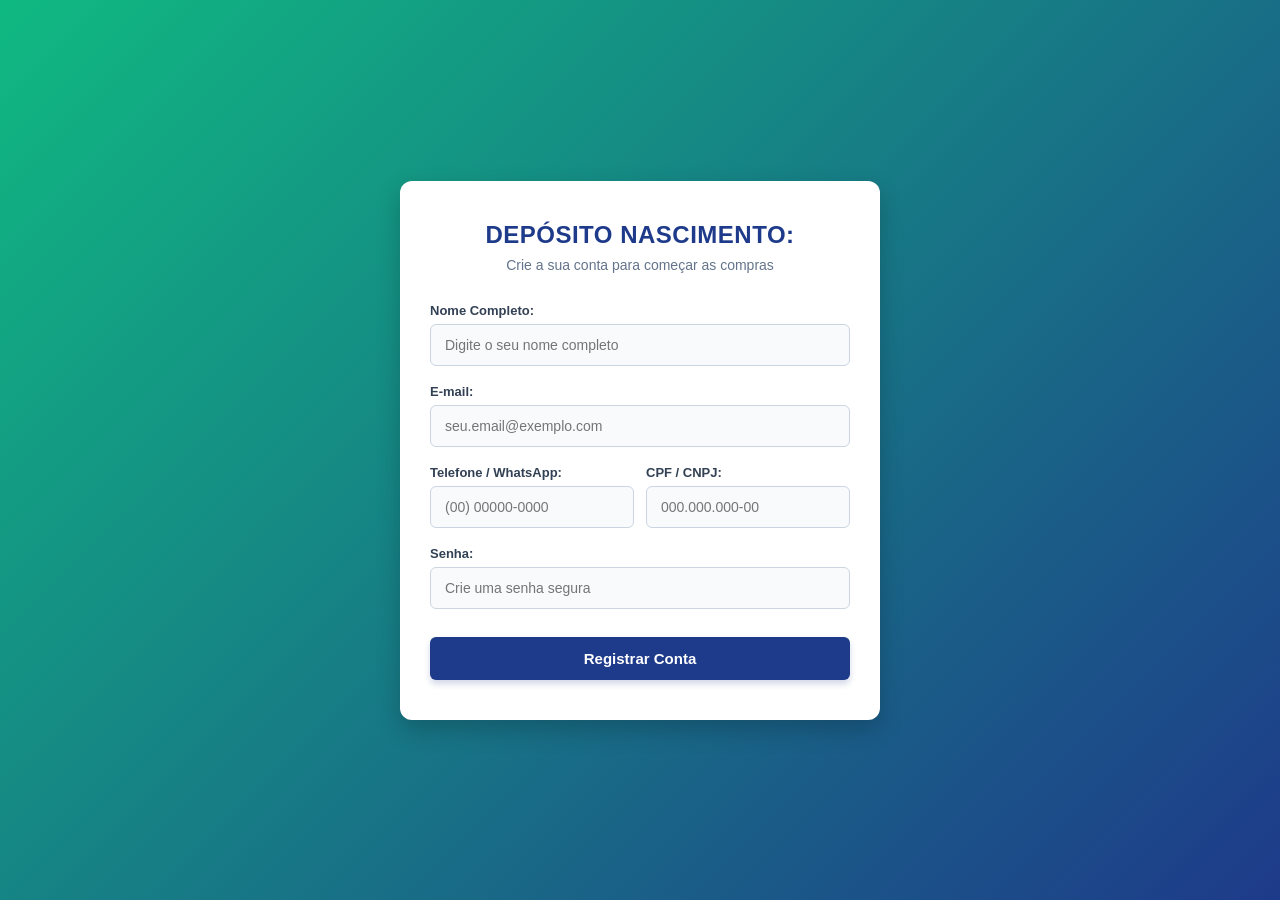
<file: login/cadastroclientes.html>
<!DOCTYPE html>
<html lang="pt-BR">
<head>
    <meta charset="UTF-8">
    <meta name="viewport" content="width=device-width, initial-scale=1.0">
    <title>DEPÓSITO NASCIMENTO - Criar Conta</title>
    <!-- Ligação com o CSS separado -->
    <link rel="stylesheet" href="cadastro.css">
</head>
<body>

    <div class="cadastro-container">
        <div class="cadastro-card">
            <!-- Cabeçalho / Título Principal -->
            <div class="header-box">
                <h2>DEPÓSITO NASCIMENTO:</h2>
                <p>Crie a sua conta para começar as compras</p>
            </div>

            <!-- Formulário de Registo -->
            <form action="#" method="POST" class="form-group">
                
                <div class="form-content">
                    <label for="nome">Nome Completo:</label>
                    <input type="text" id="nome" name="nome" placeholder="Digite o seu nome completo" required>
                </div>

                <div class="form-content">
                    <label for="email">E-mail:</label>
                    <input type="email" id="email" name="email" placeholder="seu.email@exemplo.com" required>
                </div>

                <div class="form-row">
                    <div class="form-content">
                        <label for="telefone">Telefone / WhatsApp:</label>
                        <input type="tel" id="telefone" name="telefone" placeholder="(00) 00000-0000" required>
                    </div>

                    <div class="form-content">
                        <label for="cpf">CPF / CNPJ:</label>
                        <input type="text" id="cpf" name="cpf" placeholder="000.000.000-00" required>
                    </div>
                </div>

                <div class="form-content">
                    <label for="senha">Senha:</label>
                    <input type="password" id="senha" name="senha" placeholder="Crie uma senha segura" required>
                </div>

                <!-- Botão de Ação -->
                <div class="btn-container">
                    <button type="submit" class="btn-cadastrar">Registrar Conta</button>
                </div>
            </form>
        </div>
    </div>

</body>
</html>
</file>
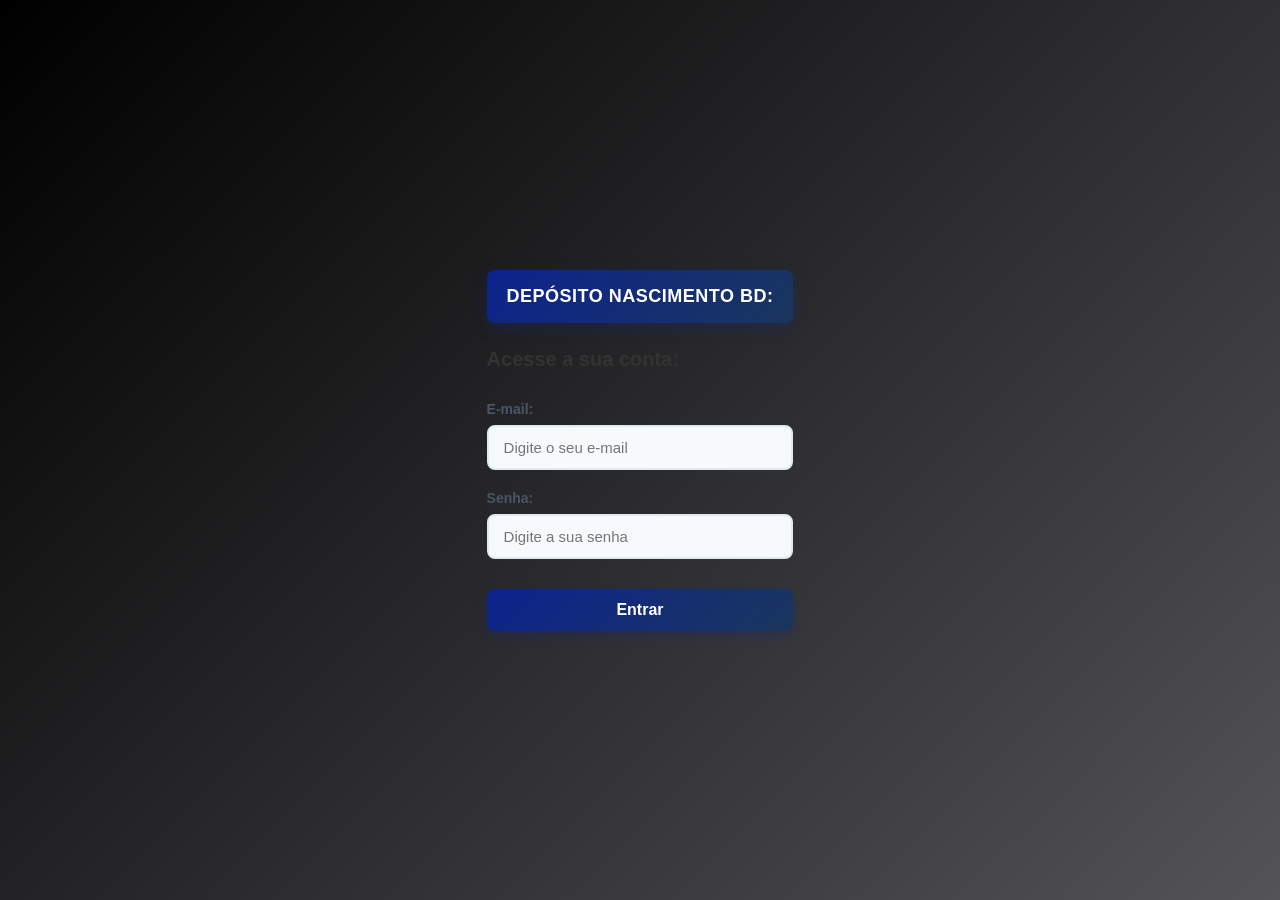
<file: login/login.html>
<!DOCTYPE html>
<html lang="pt-BR">
<head>
    <meta charset="UTF-8">
    <meta name="viewport" content="width=device-width, initial-scale=1.0">
    <title>DEPÓSITO NASCIMENTO BD - Login de Cliente</title>
    <link rel="stylesheet" href="admin.css">
</head>
<body>

    <div class="login-card">
        <!-- Cabeçalho / Título -->
        <div class="header-box">
            DEPÓSITO NASCIMENTO BD:
        </div>

        <h2>Acesse a sua conta:</h2>

        <!-- Formulário -->
        <form action="#" method="POST" class="form-group">
            <div class="form-content">
                <label for="email">E-mail:</label>
                <input type="email" id="email" name="email" placeholder="Digite o seu e-mail" required>
            </div>

            <div class="form-content">
                <label for="senha">Senha:</label>
                <input type="password" id="senha" name="senha" placeholder="Digite a sua senha" required>
            </div>

            <div class="btn-container">
                <button type="submit">Entrar</button>
            </div>
        </form>
    </div>

    <!-- Link para voltar ao site principal -->
    <div class="back-home">
        <a href="site.html"></a>
    </div>

</body>
</html>
</file>
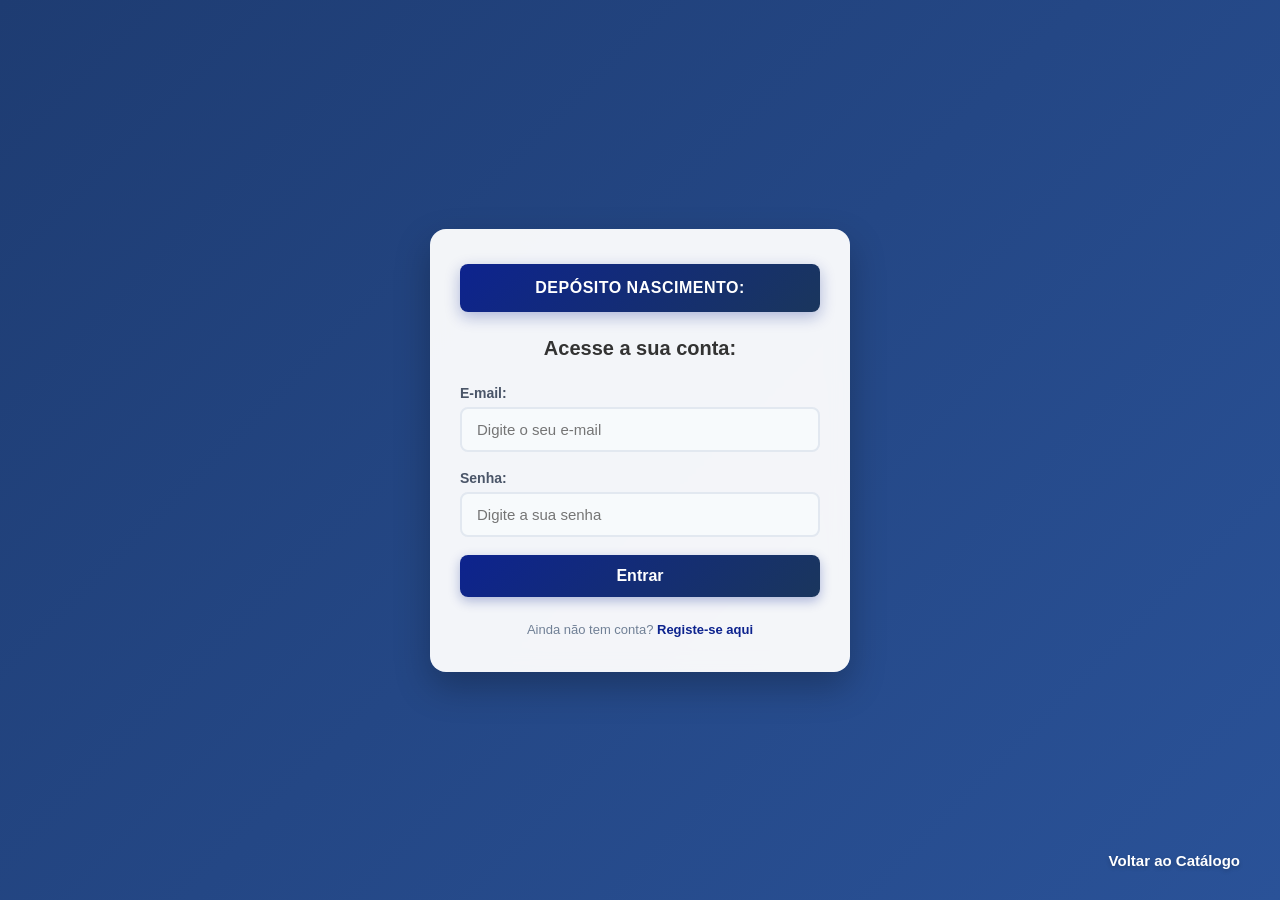
<file: login/loginusuário.html>
<!DOCTYPE html>
<html lang="pt-BR">
<head>
    <meta charset="UTF-8">
    <meta name="viewport" content="width=device-width, initial-scale=1.0">
    <title>DEPÓSITO NASCIMENTO BD - Login de Cliente</title>
    <!-- Ligação com o CSS separado -->
    <link rel="stylesheet" href="conta.css">
</head>
<body>

    <div class="login-card">
        <!-- Cabeçalho / Logótipo -->
        <div class="header-box">
            DEPÓSITO NASCIMENTO:
        </div>

        <h2>Acesse a sua conta:</h2>

        <!-- Formulário de Login -->
        <form action="#" method="POST" class="form-group">
            <div class="form-content">
                <label for="email">E-mail:</label>
                <input type="email" id="email" name="email" placeholder="Digite o seu e-mail" required>
            </div>

            <div class="form-content">
                <label for="senha">Senha:</label>
                <input type="password" id="senha" name="senha" placeholder="Digite a sua senha" required>
            </div>

            <div class="btn-container">
                <button type="submit">Entrar</button>
            </div>
            
            <div class="register-link">
                <p>Ainda não tem conta? <a href="cadastroclientes.html">Registe-se aqui</a></p>
            </div>
        </form>
    </div>

    <!-- Link para voltar ao site principal -->
    <div class="back-home">
        <a href="../site.html">Voltar ao Catálogo</a>
    </div>

</body>
</html>
</file>
<file: login/cadastro.css>
/* Configuração Global e Fundo Degradê Elegante */
* {
    margin: 0;
    padding: 0;
    box-sizing: border-box;
    font-family: 'Segoe UI', Tahoma, Geneva, Verdana, sans-serif;
}

body {
    background: linear-gradient(135deg, #10b981 0%, #1e3a8a 100%);
    min-height: 100vh;
    display: flex;
    justify-content: center;
    align-items: center;
    padding: 20px;
}

/* Contentor do Card */
.cadastro-container {
    width: 100%;
    max-width: 480px;
}

.cadastro-card {
    background: #ffffff;
    padding: 40px 30px;
    border-radius: 12px;
    box-shadow: 0 10px 25px rgba(0, 0, 0, 0.2);
}

/* Cabeçalho do Card */
.header-box {
    text-align: center;
    margin-bottom: 30px;
}

.header-box h2 {
    color: #1e3a8a;
    font-size: 24px;
    font-weight: 700;
    margin-bottom: 8px;
    letter-spacing: 0.5px;
}

.header-box p {
    color: #64748b;
    font-size: 14px;
}

/* Estrutura do Formulário */
.form-group {
    display: flex;
    flex-direction: column;
    gap: 18px;
}

.form-content {
    display: flex;
    flex-direction: column;
    gap: 6px;
}

.form-row {
    display: flex;
    gap: 12px;
}

.form-row .form-content {
    flex: 1;
}

label {
    font-size: 13px;
    font-weight: 600;
    color: #334155;
}

input {
    width: 100%;
    padding: 12px 14px;
    border: 1px solid #cbd5e1;
    border-radius: 6px;
    font-size: 14px;
    color: #1e293b;
    transition: all 0.3s ease;
    background-color: #f8fafc;
}

input:focus {
    outline: none;
    border-color: #1e3a8a;
    background-color: #ffffff;
    box-shadow: 0 0 0 3px rgba(30, 58, 138, 0.15);
}

/* Botão de Envio */
.btn-container {
    margin-top: 10px;
}

.btn-cadastrar {
    width: 100%;
    background-color: #1e3a8a;
    color: #ffffff;
    padding: 13px;
    border: none;
    border-radius: 6px;
    font-size: 15px;
    font-weight: 600;
    cursor: pointer;
    transition: background-color 0.3s ease, transform 0.1s ease;
    box-shadow: 0 4px 6px rgba(30, 58, 138, 0.2);
}

.btn-cadastrar:hover {
    background-color: #1d4ed8;
}

.btn-cadastrar:active {
    transform: scale(0.98);
}

/* Rodapé com link para voltar ao login */
.login-link {
    text-align: center;
    margin-top: 20px;
}

.login-link p {
    font-size: 13px;
    color: #64748b;
}

.login-link a {
    color: #1e3a8a;
    text-decoration: none;
    font-weight: 600;
    transition: color 0.2s ease;
}

.login-link a:hover {
    text-decoration: underline;
    color: #1d4ed8;
}
</file>
<file: login/admin.css>
* {
    margin: 0;
    padding: 0;
    box-sizing: border-box;
    font-family: 'Segoe UI', Tahoma, Geneva, Verdana, sans-serif;
}

body {
    background: linear-gradient(135deg, #000000 0%, #535358 100%); /* Gradiente azul moderno */
    display: flex;
    flex-direction: column;
    justify-content: center;
    align-items: center;
    height: 100vh;
    position: relative;
    overflow: hidden;
}

/* Cartão central translúcido com efeito vidro (Glassmorphism) */
.container {
    background: rgba(255, 255, 255, 0.95);
    backdrop-filter: blur(10px);
    display: flex;
    flex-direction: column;
    align-items: center;
    width: 100%;
    max-width: 440px;
    padding: 40px 30px;
    border-radius: 16px;
    box-shadow: 0 15px 35px rgba(0, 0, 0, 0.25);
}

.header-box {
    background: linear-gradient(135deg, #0d238e 0%, #1a365d 100%);
    color: white;
    text-align: center;
    padding: 16px 20px;
    font-size: 18px;
    font-weight: 700;
    letter-spacing: 0.5px;
    border-radius: 8px;
    width: 100%;
    margin-bottom: 25px;
    box-shadow: 0 5px 15px rgba(13, 35, 142, 0.3);
}

h2 {
    font-size: 20px;
    font-weight: 600;
    color: #333;
    margin-bottom: 30px;
}

.form-group {
    width: 100%;
    display: flex;
    flex-direction: column;
    align-items: center;
}

.form-content {
    width: 100%;
    text-align: left;
    margin-bottom: 20px;
}

label {
    display: block;
    font-size: 14px;
    font-weight: 600;
    color: #4a5568;
    margin-bottom: 8px;
}

input[type="email"],
input[type="password"] {
    width: 100%;
    padding: 12px 15px;
    background-color: #f7fafc;
    border: 2px solid #e2e8f0;
    border-radius: 8px;
    font-size: 15px;
    color: #2d3748;
    transition: all 0.3s ease;
    outline: none;
}

/* Efeito elegante quando clica no input */
input[type="email"]:focus,
input[type="password"]:focus {
    border-color: #0d238e;
    background-color: #fff;
    box-shadow: 0 0 0 4px rgba(13, 35, 142, 0.1);
}

.btn-container {
    width: 100%;
    display: flex;
    justify-content: center;
    margin-top: 10px;
}

button {
    background: linear-gradient(135deg, #0d238e 0%, #1a365d 100%);
    color: white;
    font-size: 16px;
    font-weight: 600;
    padding: 12px 0;
    width: 100%;
    border: none;
    border-radius: 8px;
    cursor: pointer;
    box-shadow: 0 4px 12px rgba(13, 35, 142, 0.3);
    transition: all 0.3s ease;
}

button:hover {
    transform: translateY(-2px);
    box-shadow: 0 6px 15px rgba(13, 35, 142, 0.4);
}

button:active {
    transform: translateY(0);
}

/* Link de acesso no canto inferior */
.user-access {
    position: absolute;
    bottom: 30px;
    right: 40px;
}

.user-access a {
    color: #ffffff;
    font-weight: 600;
    text-decoration: none;
    font-size: 15px;
    text-shadow: 0 2px 4px rgba(0, 0, 0, 0.2);
    transition: opacity 0.2s;
}

.user-access a:hover {
    opacity: 0.8;
    text-decoration: underline;
}
</file>
<file: login/conta.css>
* {
    margin: 0;
    padding: 0;
    box-sizing: border-box;
    font-family: 'Segoe UI', Tahoma, Geneva, Verdana, sans-serif;
}

body {
    background: linear-gradient(135deg, #1e3c72 0%, #2a5298 100%);
    display: flex;
    flex-direction: column;
    justify-content: center;
    align-items: center;
    min-height: 100vh;
    position: relative;
    padding: 20px;
}

.login-card {
    background: rgba(255, 255, 255, 0.95);
    backdrop-filter: blur(10px);
    display: flex;
    flex-direction: column;
    align-items: center;
    width: 100%;
    max-width: 420px;
    padding: 35px 30px;
    border-radius: 16px;
    box-shadow: 0 15px 35px rgba(0, 0, 0, 0.25);
}

.header-box {
    background: linear-gradient(135deg, #0d238e 0%, #1a365d 100%);
    color: white;
    text-align: center;
    padding: 15px 20px;
    font-size: 16px;
    font-weight: 700;
    letter-spacing: 0.5px;
    border-radius: 8px;
    width: 100%;
    margin-bottom: 25px;
    box-shadow: 0 5px 15px rgba(13, 35, 142, 0.3);
}

h2 {
    font-size: 20px;
    font-weight: 600;
    color: #333;
    margin-bottom: 25px;
}

.form-group {
    width: 100%;
    display: flex;
    flex-direction: column;
}

.form-content {
    width: 100%;
    text-align: left;
    margin-bottom: 18px;
}

label {
    display: block;
    font-size: 14px;
    font-weight: 600;
    color: #4a5568;
    margin-bottom: 6px;
}

input[type="email"],
input[type="password"] {
    width: 100%;
    padding: 12px 15px;
    background-color: #f7fafc;
    border: 2px solid #e2e8f0;
    border-radius: 8px;
    font-size: 15px;
    color: #2d3748;
    transition: all 0.3s ease;
    outline: none;
}

input[type="email"]:focus,
input[type="password"]:focus {
    border-color: #0d238e;
    background-color: #fff;
    box-shadow: 0 0 0 4px rgba(13, 35, 142, 0.1);
}

.form-options {
    width: 100%;
    display: flex;
    justify-content: flex-end;
    margin-bottom: 20px;
}

.forgot-password {
    font-size: 13px;
    color: #0d238e;
    text-decoration: none;
    font-weight: 600;
}

.forgot-password:hover {
    text-decoration: underline;
}

.btn-container {
    width: 100%;
    margin-bottom: 15px;
}

button {
    background: linear-gradient(135deg, #0d238e 0%, #1a365d 100%);
    color: white;
    font-size: 16px;
    font-weight: 600;
    padding: 12px 0;
    width: 100%;
    border: none;
    border-radius: 8px;
    cursor: pointer;
    box-shadow: 0 4px 12px rgba(13, 35, 142, 0.3);
    transition: all 0.3s ease;
}

button:hover {
    transform: translateY(-2px);
    box-shadow: 0 6px 15px rgba(13, 35, 142, 0.4);
}

.register-link {
    text-align: center;
    margin-top: 10px;
}

.register-link p {
    font-size: 13px;
    color: #718096;
}

.register-link a {
    color: #0d238e;
    text-decoration: none;
    font-weight: 600;
}

.register-link a:hover {
    text-decoration: underline;
}

/* Link para voltar no canto inferior */
.back-home {
    position: absolute;
    bottom: 30px;
    right: 40px;
}

.back-home a {
    color: #ffffff;
    font-weight: 600;
    text-decoration: none;
    font-size: 15px;
    text-shadow: 0 2px 4px rgba(0, 0, 0, 0.2);
    transition: opacity 0.2s;
}

.back-home a:hover {
    opacity: 0.8;
    text-decoration: underline;
}
</file>
